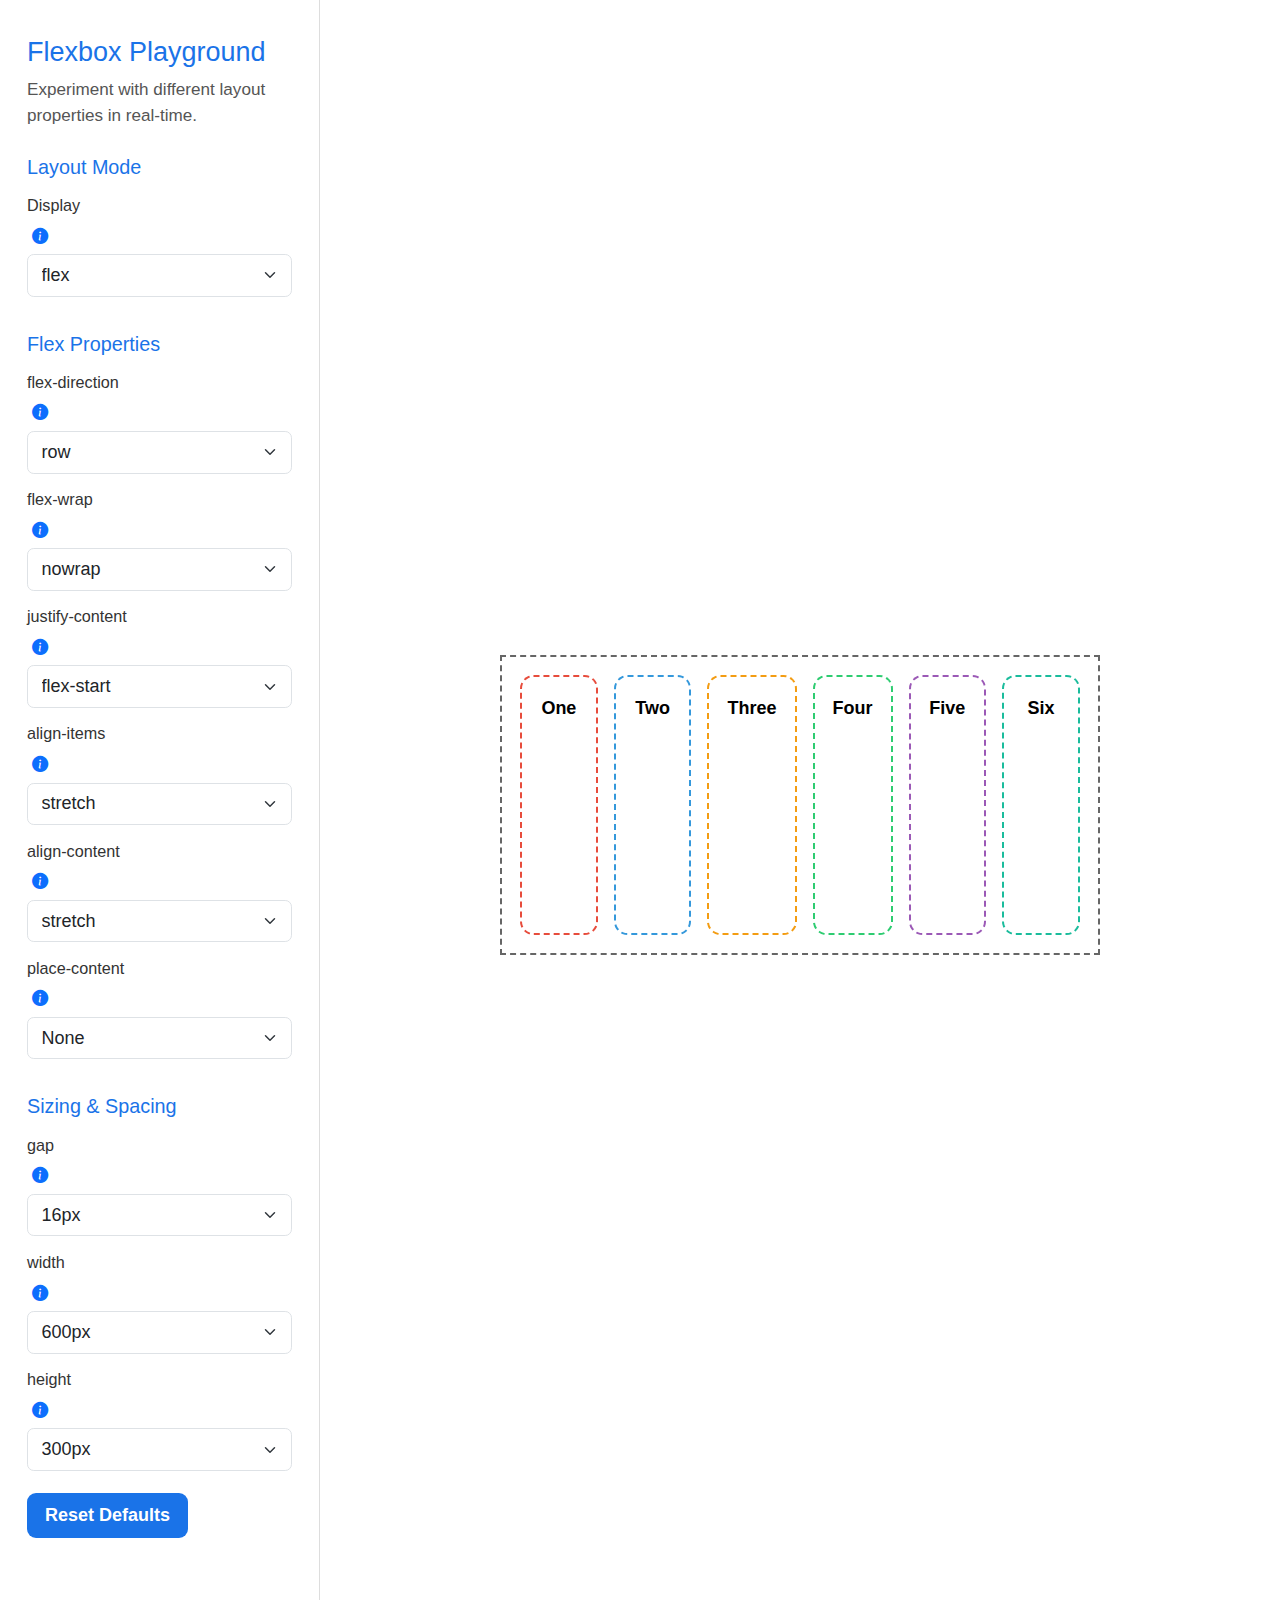
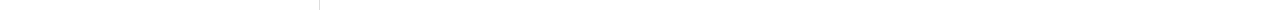
<file: index.html>
<!doctype html>
<!-- ============================================ HTML Document Root ============================================ -->
<html lang="en">
<!-- ============================================ Head Metadata and Resource Links ============================================ -->
<head>
  <meta charset="utf-8" />
  <meta name="viewport" content="width=device-width, initial-scale=1" />
  <title>Flexbox Playground</title>
  <link href="https://cdn.jsdelivr.net/npm/bootstrap@5.3.3/dist/css/bootstrap.min.css" rel="stylesheet" />
  <link href="https://cdn.jsdelivr.net/npm/bootstrap-icons@1.10.5/font/bootstrap-icons.css" rel="stylesheet" />
  <link rel="stylesheet" href="style.css" />
</head>
<!-- -------------------------------------------------------------------------------------------- -->

<!-- ============================================ Page Body Container ============================================ -->
<body>
  <!-- =========================== Flex Layout Container with Sidebar and Main Panel ============================ -->
  <div class="layout">
  
    <!-- ============================ Sidebar Panel for Layout Controls ============================ -->
    <aside class="layout__sidebar">
      <h2>Flexbox Playground</h2>
      <p>Experiment with different layout properties in real-time.</p>

      <!-- -------------------- Layout Mode Dropdown Control Group -------------------- -->
      <div class="control-group">
        <h4 class="control-group__title">Layout Mode</h4>
        <label class="form-label">
          Display
          <span class="ms-1 text-primary" data-bs-toggle="popover" data-bs-trigger="focus" tabindex="0" data-bs-content="Sets the layout type: flex, grid, etc.">
            <i class="bi bi-info-circle-fill"></i>
          </span>
          <select id="display" class="form-select">
            <option value="flex">flex</option>
            <option value="inline-flex">inline-flex</option>
            <option value="grid">grid</option>
            <option value="inline-grid">inline-grid</option>
          </select>
        </label>
      </div>
      <!-- -------------------- End Subsection: Layout Mode Dropdown Control Group -------------------- -->

      <!-- -------------------- Flex Properties Control Group -------------------- -->
      <div class="control-group">
        <h4 class="control-group__title">Flex Properties</h4>

        <label class="form-label">
          flex-direction
          <span class="ms-1 text-primary" data-bs-toggle="popover" data-bs-trigger="focus" tabindex="0" data-bs-content="Defines the direction of flex items.">
            <i class="bi bi-info-circle-fill"></i>
          </span>
          <select id="dir" class="form-select">
            <option>row</option>
            <option>row-reverse</option>
            <option>column</option>
            <option>column-reverse</option>
          </select>
        </label>

        <label class="form-label">
          flex-wrap
          <span class="ms-1 text-primary" data-bs-toggle="popover" data-bs-trigger="focus" tabindex="0" data-bs-content="Specifies whether items should wrap onto multiple lines.">
            <i class="bi bi-info-circle-fill"></i>
          </span>
          <select id="wrap" class="form-select">
            <option>nowrap</option>
            <option>wrap</option>
            <option>wrap-reverse</option>
          </select>
        </label>

        <label class="form-label">
          justify-content
          <span class="ms-1 text-primary" data-bs-toggle="popover" data-bs-trigger="focus" tabindex="0" data-bs-content="Aligns items along the main axis.">
            <i class="bi bi-info-circle-fill"></i>
          </span>
          <select id="justify" class="form-select">
            <option>flex-start</option>
            <option>center</option>
            <option>flex-end</option>
            <option>space-between</option>
            <option>space-around</option>
            <option>space-evenly</option>
          </select>
        </label>

        <label class="form-label">
          align-items
          <span class="ms-1 text-primary" data-bs-toggle="popover" data-bs-trigger="focus" tabindex="0" data-bs-content="Aligns items on the cross axis.">
            <i class="bi bi-info-circle-fill"></i>
          </span>
          <select id="align" class="form-select">
            <option>stretch</option>
            <option>flex-start</option>
            <option>center</option>
            <option>flex-end</option>
            <option>baseline</option>
          </select>
        </label>

        <label class="form-label">
          align-content
          <span class="ms-1 text-primary" data-bs-toggle="popover" data-bs-trigger="focus" tabindex="0" data-bs-content="Aligns lines of items on the cross axis.">
            <i class="bi bi-info-circle-fill"></i>
          </span>
          <select id="content" class="form-select">
            <option>stretch</option>
            <option>flex-start</option>
            <option>center</option>
            <option>flex-end</option>
            <option>space-between</option>
            <option>space-around</option>
          </select>
        </label>

        <label class="form-label">
          place-content
          <span class="ms-1 text-primary" data-bs-toggle="popover" data-bs-trigger="focus" tabindex="0" data-bs-content="Shorthand for align-content and justify-content.">
            <i class="bi bi-info-circle-fill"></i>
          </span>
          <select id="place" class="form-select">
            <option value="">None</option>
            <option>stretch flex-start</option>
            <option>center center</option>
            <option>space-between space-around</option>
            <option>space-evenly stretch</option>
          </select>
        </label>
      </div>
      <!-- -------------------- End Subsection: Flex Properties Control Group -------------------- -->

      <!-- -------------------- Sizing and Spacing Options Control Group -------------------- -->
      <div class="control-group">
        <h4 class="control-group__title">Sizing & Spacing</h4>

        <label class="form-label">
          gap
          <span class="ms-1 text-primary" data-bs-toggle="popover" data-bs-trigger="focus" tabindex="0" data-bs-content="Sets the spacing between items.">
            <i class="bi bi-info-circle-fill"></i>
          </span>
          <select id="gap" class="form-select">
            <option value="0">0px</option>
            <option value="8">8px</option>
            <option value="16" selected>16px</option>
            <option value="24">24px</option>
            <option value="32">32px</option>
          </select>
        </label>

        <label class="form-label">
          width
          <span class="ms-1 text-primary" data-bs-toggle="popover" data-bs-trigger="focus" tabindex="0" data-bs-content="Sets the container width.">
            <i class="bi bi-info-circle-fill"></i>
          </span>
          <select id="box-width" class="form-select">
            <option value="auto">auto</option>
            <option value="100%">100%</option>
            <option value="fit-content">fit-content</option>
            <option value="800">800px</option>
            <option value="600" selected>600px</option>
            <option value="400">400px</option>
          </select>
        </label>

        <label class="form-label">
          height
          <span class="ms-1 text-primary" data-bs-toggle="popover" data-bs-trigger="focus" tabindex="0" data-bs-content="Sets the container height.">
            <i class="bi bi-info-circle-fill"></i>
          </span>
          <select id="box-height" class="form-select">
            <option value="auto">auto</option>
            <option value="400">400px</option>
            <option value="300" selected>300px</option>
            <option value="200">200px</option>
          </select>
        </label>

        <div id="height-alert" class="alert alert-info mt-2 d-none" role="alert">
          Height is set to <strong>auto</strong> because <em>flex-direction</em> is <strong>column</strong> and <em>flex-wrap</em> is <strong>nowrap</strong>.
        </div>

        <button id="resetBtn" class="btn btn-primary mt-2">Reset Defaults</button>
      </div>
      <!-- -------------------- End Subsection: Sizing and Spacing Options Control Group -------------------- -->

    </aside>
    <!-- -------------------------------------------------------------------------------------------- -->

    <!-- ============================= Main Display Panel for Flexbox Items ============================= -->
    <main class="layout__main">
      <div id="box" class="playground-box">
        <!-- ================== First Instance: Flex Item Display Block ================== -->
        <div class="playground-box__item">One</div>
        <!-- -------------------------------------------------------------------------------------------- -->
        <!-- Repeated Flex Item -->
        <div class="playground-box__item">Two</div>
        <div class="playground-box__item">Three</div>
        <div class="playground-box__item">Four</div>
        <div class="playground-box__item">Five</div>
        <div class="playground-box__item">Six</div>
        <!-- -------------------------------------------------------------------------------------------- -->
      </div>
    </main>
    <!-- -------------------------------------------------------------------------------------------- -->

  </div>
  <!-- -------------------------------------------------------------------------------------------- -->

  <!-- Bootstrap JS Bundle -->
  <script src="https://cdn.jsdelivr.net/npm/bootstrap@5.3.3/dist/js/bootstrap.bundle.min.js"></script>
  <!-- Project-Specific JS -->
  <script src="script.js"></script>
</body>
<!-- -------------------------------------------------------------------------------------------- -->
</html>
<!-- -------------------------------------------------------------------------------------------- -->
</file>
<file: style.css>
/* ================================
   BASE STYLES
================================ */
html {
  font-size: clamp(1rem, 1.5vw, 1.125rem);
  box-sizing: border-box;
}
*, *::before, *::after {
  box-sizing: inherit;
}
body {
  margin: 0;
  font-family: 'Segoe UI', sans-serif;
  background-color: #f8f9fa;
  color: #333;
  line-height: 1.5;
}

/* ================================
   LAYOUT CONTAINER
================================ */
.layout {
  display: flex;
  min-height: 100vh;
  overflow-x: hidden;
  background-color: #fff;
}

/* ================================
   SIDEBAR
================================ */
.layout__sidebar {
  width: 320px;
  padding: 2rem 1.5rem;
  border-right: 1px solid #ddd;
  background-color: #ffffff;
}
.layout__sidebar h2 {
  font-size: 1.5rem;
  margin-bottom: 0.5rem;
  color: #1a73e8;
}
.layout__sidebar p {
  font-size: 0.95rem;
  color: #555;
  margin-bottom: 1.5rem;
}
.control-group {
  margin-bottom: 2rem;
}
.control-group__title {
  font-size: 1.1rem;
  margin-bottom: 0.75rem;
  color: #1a73e8;
}
label.form-label {
  display: flex;
  flex-direction: column;
  gap: 0.35rem;
  font-size: 0.9rem;
  margin-bottom: 0.75rem;
}
select,
input[type="number"] {
  padding: 0.4rem 0.6rem;
  font-size: 1rem;
  border-radius: 0.5rem;
  border: 1px solid #ccc;
  background: #f9f9f9;
  transition: border 0.2s ease;
}
select:focus,
input[type="number"]:focus {
  border-color: #1a73e8;
  outline: none;
}
#resetBtn {
  padding: 0.5rem 1rem;
  background: #1a73e8;
  color: #fff;
  font-weight: bold;
  font-size: 1rem;
  border: none;
  border-radius: 0.5rem;
  cursor: pointer;
  margin-top: 0.75rem;
  transition: background 0.2s ease;
}
#resetBtn:hover {
  background: #155ab6;
}

/* ================================
   MAIN PREVIEW AREA
================================ */
.layout__main {
  flex: 1;
  padding: 2rem;
  display: flex;
  align-items: center;
  justify-content: center;
  overflow-x: auto;
}

/* ================================
   FLEX CONTAINER BOX
================================ */
.playground-box {
  display: flex;
  flex-wrap: wrap;
  gap: 1rem;
  padding: 1rem;
  border: 2px dashed #666;
  background: #fff;
  box-sizing: border-box;
  transition: all 0.3s ease;
  justify-content: center;
  width: auto;
  min-width: 0;
  max-width: 100%;
  flex-grow: 0;
  flex-shrink: 0;
  overflow-x: auto;
}

/* ================================
   FLEX ITEMS
================================ */
.playground-box__item {
  flex: 0 1 min(120px, 22%);
  min-height: 60px;
  padding: 1rem;
  text-align: center;
  font-weight: bold;
  font-size: 1rem;
  border-radius: 0.75rem;
  transition: transform 0.2s ease;
  color: #000;
  background-color: transparent;
  border: 2px dashed #999;
  max-width: 100%;
  flex-shrink: 1;
  word-wrap: break-word;
}
.playground-box__item:nth-child(1) { border-color: #e74c3c; }
.playground-box__item:nth-child(2) { border-color: #3498db; }
.playground-box__item:nth-child(3) { border-color: #f39c12; }
.playground-box__item:nth-child(4) { border-color: #2ecc71; }
.playground-box__item:nth-child(5) { border-color: #9b59b6; }
.playground-box__item:nth-child(6) { border-color: #1abc9c; }
.playground-box__item:hover {
  transform: scale(1.05);
}

/* ================================
   RESPONSIVE FIXES
================================ */
@media (max-width: 768px) {
  .layout {
    flex-direction: column;
  }
  .layout__sidebar {
    width: 100%;
    border-right: none;
    border-bottom: 1px solid #ddd;
  }
  .layout__main {
    padding: 1.5rem;
  }
  .playground-box__item {
    flex: 0 1 48%;
  }
}

@media (max-width: 480px) {
  .playground-box__item {
    flex: 0 1 100%;
    font-size: 0.9rem;
  }
}
</file>
